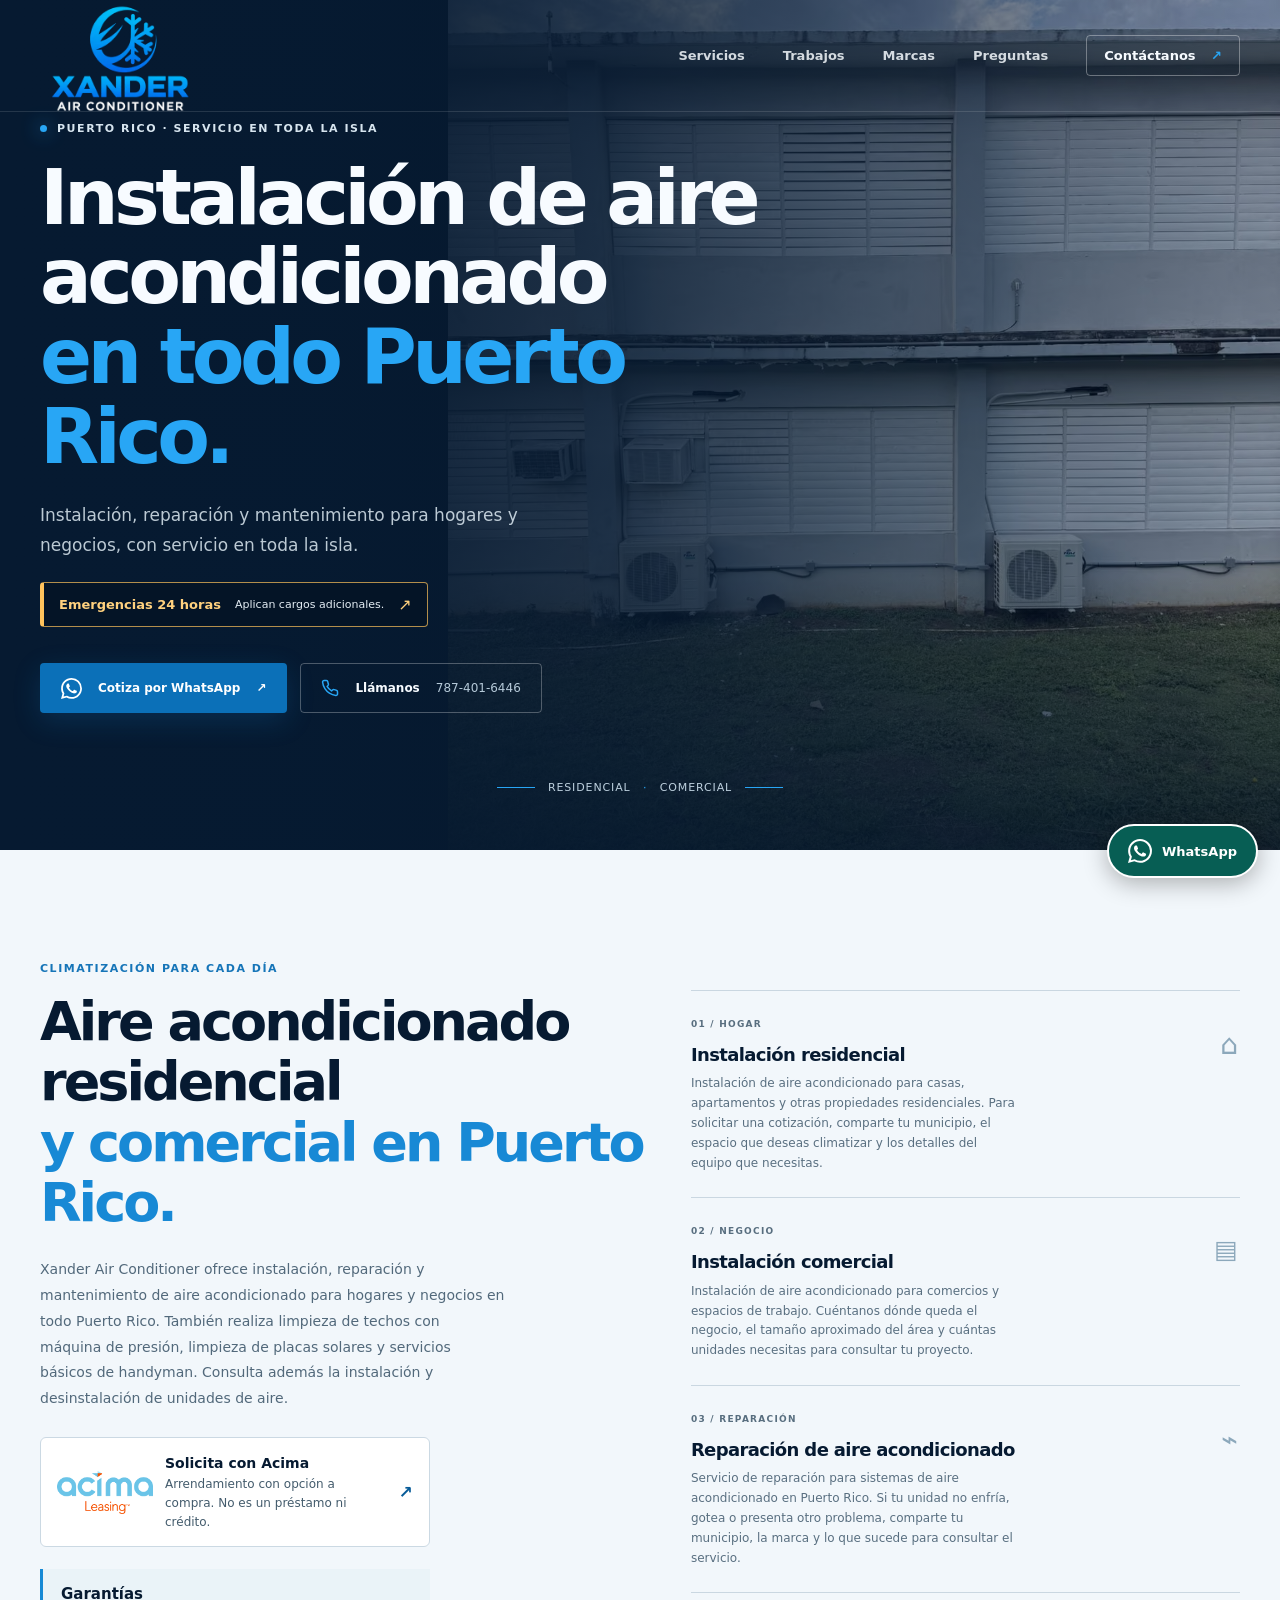
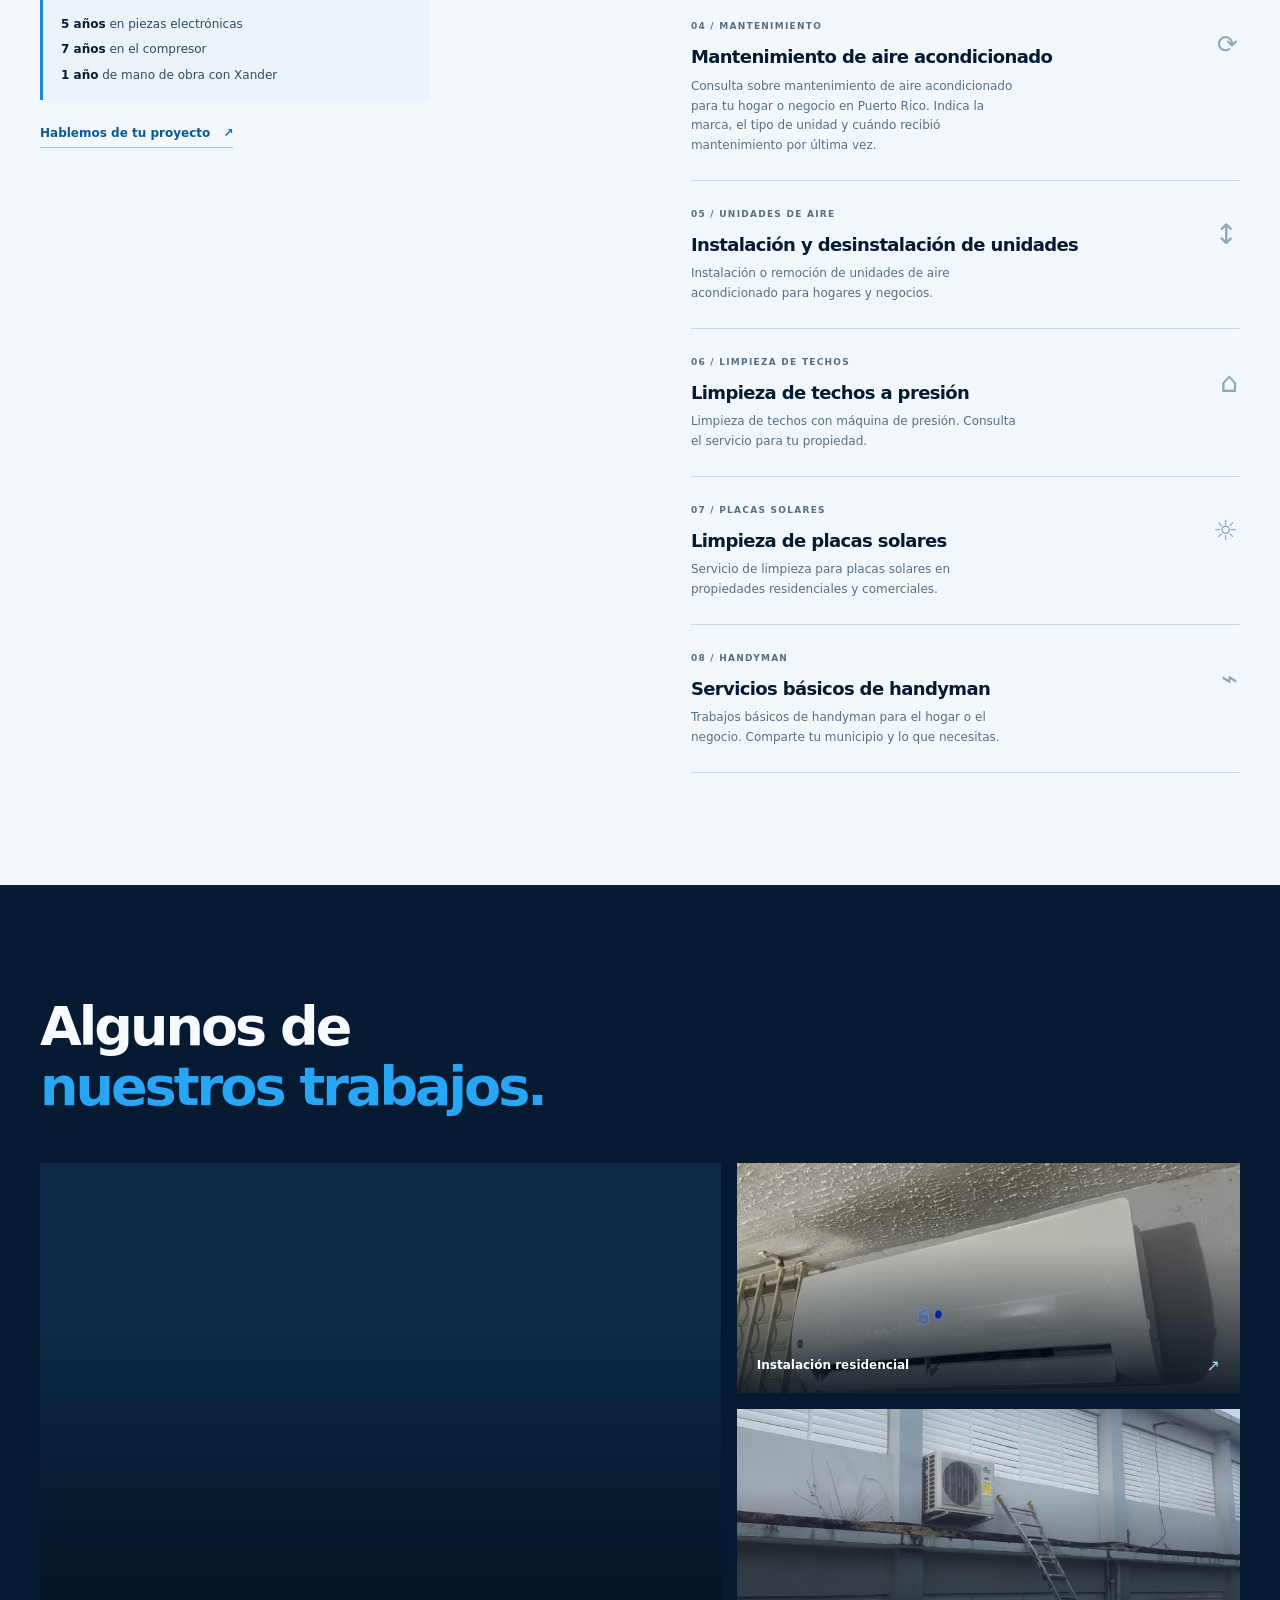
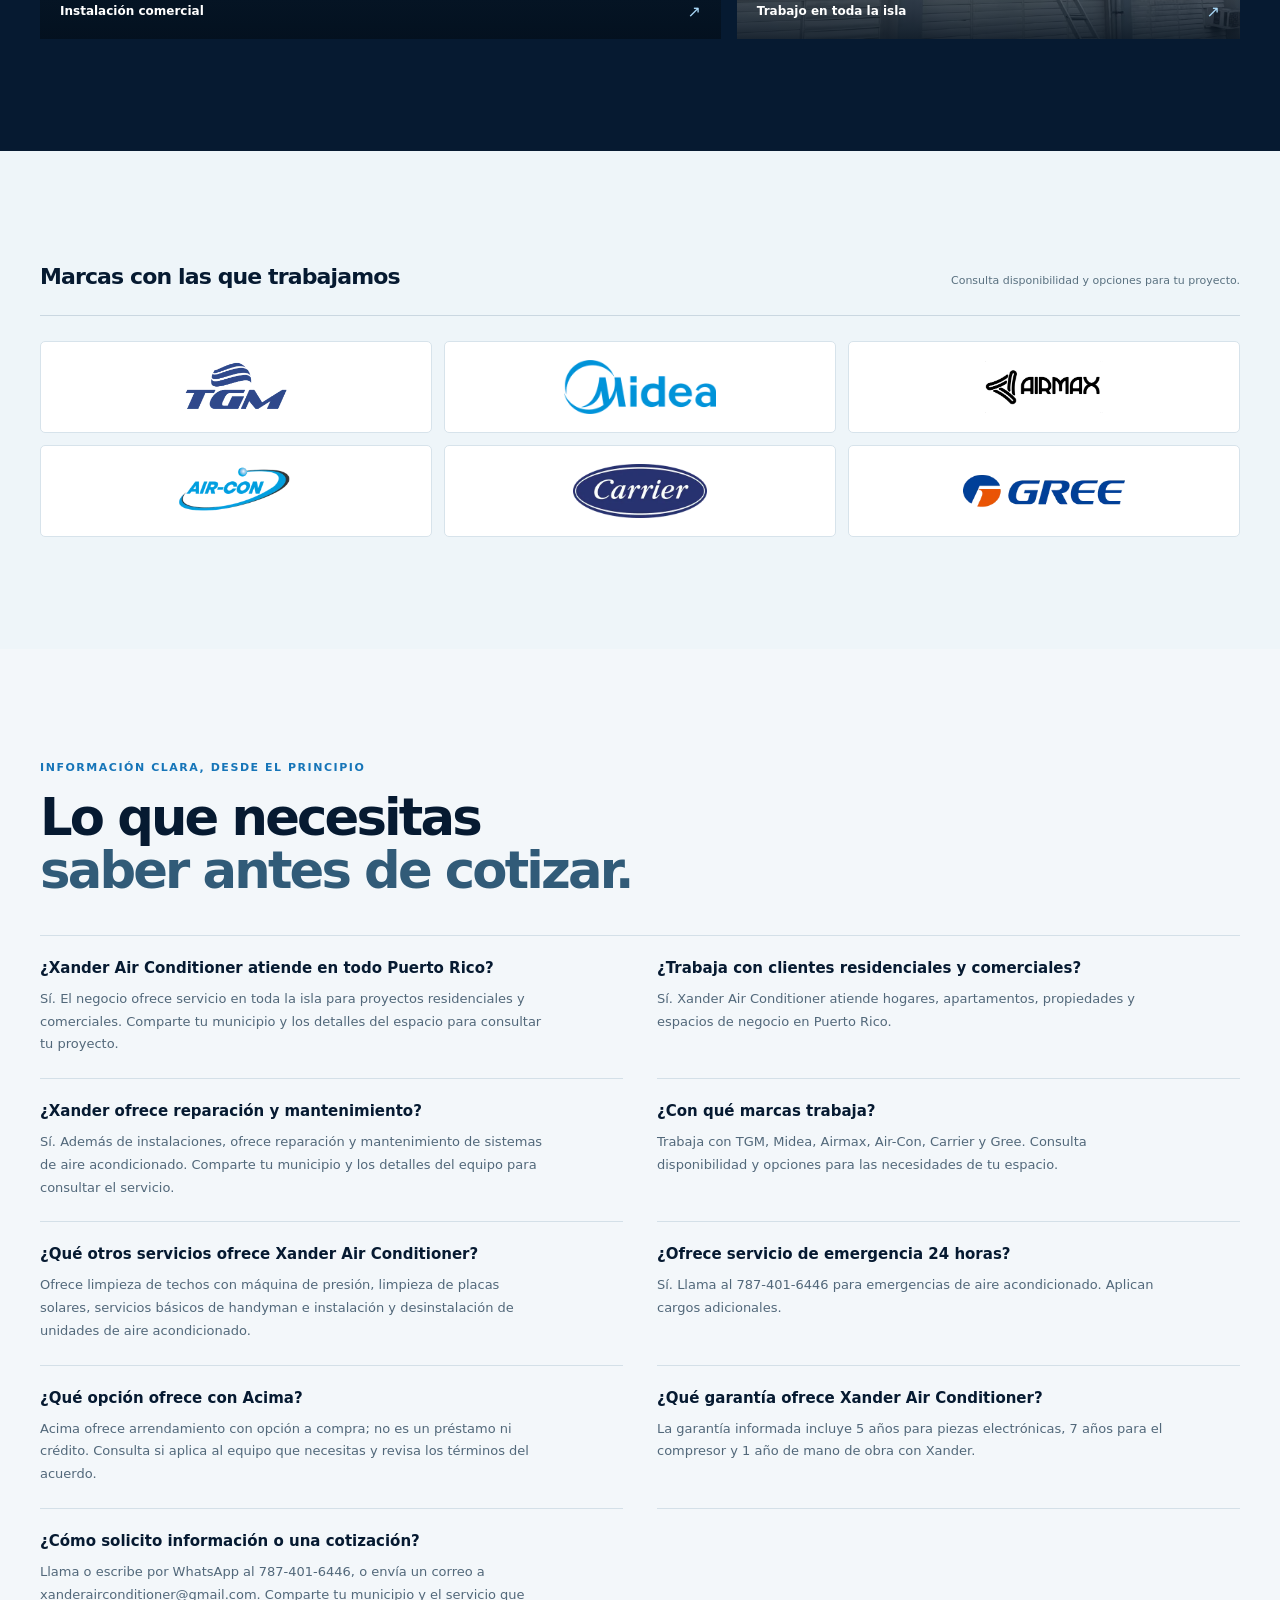
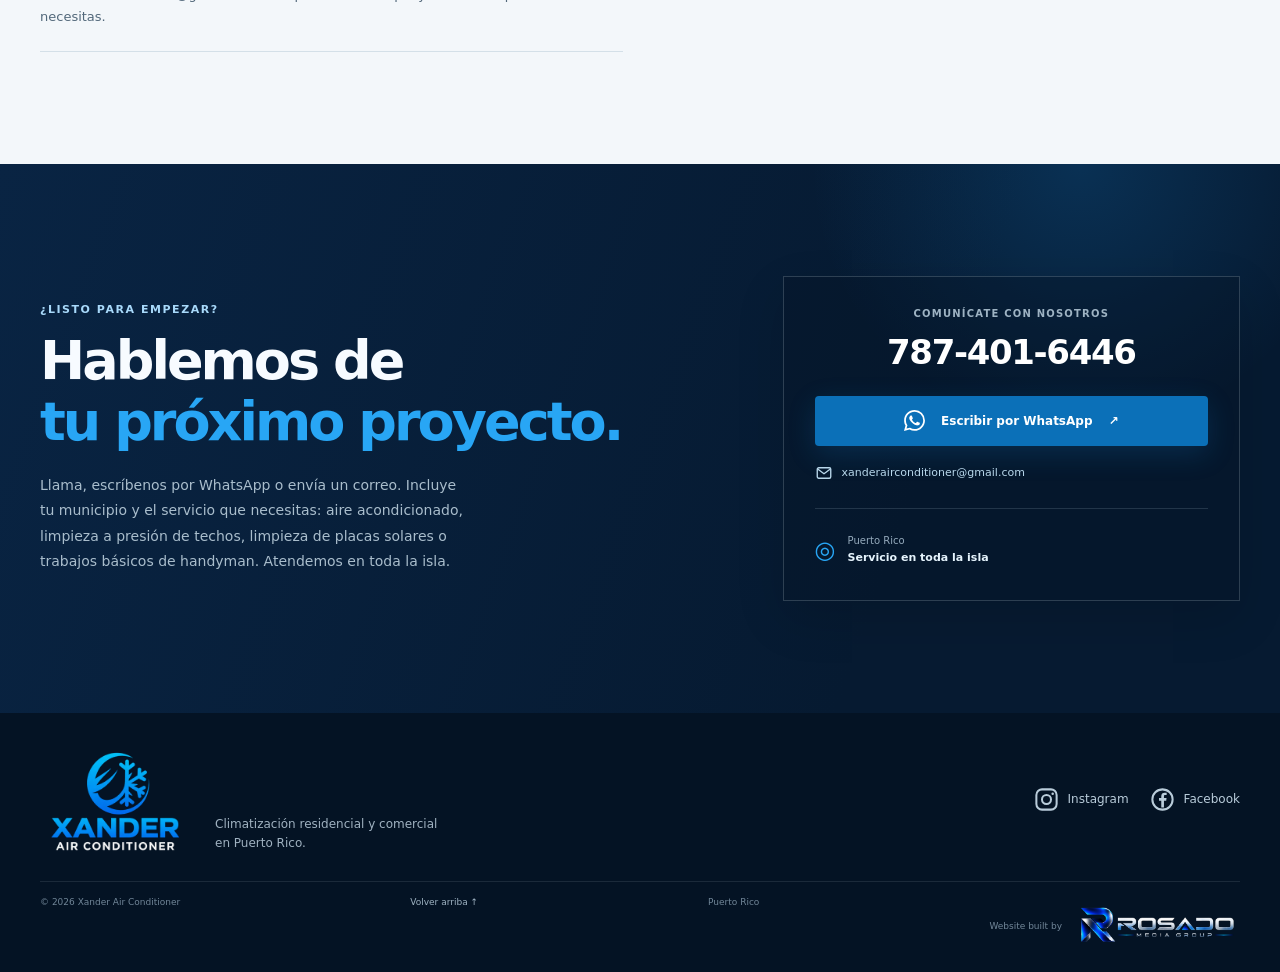
<file: index.html>
<!doctype html>
<html lang="es-PR">
  <head>
    <meta charset="utf-8">
    <meta name="viewport" content="width=device-width, initial-scale=1">
    <meta name="theme-color" content="#061a31">
    <meta name="description" content="Instalación, reparación y mantenimiento de aire acondicionado para hogares y negocios en Puerto Rico. Llama o cotiza por WhatsApp.">
    <meta name="robots" content="index,follow,max-image-preview:large">
    <link rel="canonical" href="https://xanderairconditioner.com/">
    <link rel="icon" href="/favicon.svg?v=20261028-1" type="image/svg+xml">
    <meta property="og:type" content="website">
    <meta property="og:locale" content="es_PR">
    <meta property="og:site_name" content="Xander Air Conditioner">
    <meta property="og:title" content="Xander Air Conditioner | Aire acondicionado en Puerto Rico">
    <meta property="og:description" content="Instalación, reparación y mantenimiento de aire acondicionado para hogares y negocios en Puerto Rico. Llama o cotiza por WhatsApp.">
    <meta property="og:url" content="https://xanderairconditioner.com/">
    <meta property="og:image" content="https://xanderairconditioner.com/assets/logo.jpg?v=20261028-black1">
    <meta property="og:image:type" content="image/jpeg">
    <meta property="og:image:width" content="1024">
    <meta property="og:image:height" content="1024">
    <meta property="og:image:alt" content="Logo original de Xander Air Conditioner sobre fondo negro">
    <meta name="twitter:card" content="summary_large_image">
    <meta name="twitter:image" content="https://xanderairconditioner.com/assets/logo.jpg?v=20261028-black1">
    <meta name="twitter:image:alt" content="Logo original de Xander Air Conditioner sobre fondo negro">
    <meta name="twitter:title" content="Instalación de aire acondicionado en Puerto Rico | Xander Air Conditioner">
    <meta name="twitter:description" content="Aire acondicionado, limpieza de techos y placas solares, y handyman básico en Puerto Rico. Llama o escribe por WhatsApp.">
    <title>Aire acondicionado en Puerto Rico | Xander Air Conditioner</title>
    <link rel="preload" href="/styles.css?v=20261029-warranty1" as="style">
    <link rel="stylesheet" href="/styles.css?v=20261029-warranty1">
    <script type="application/ld+json">
      {
        "@context": "https://schema.org",
        "@type": "HVACBusiness",
        "name": "Xander Air Conditioner",
        "url": "https://xanderairconditioner.com/",
        "image": "https://xanderairconditioner.com/assets/logo.jpg?v=20261028-black1",
        "description": "Servicios de aire acondicionado, limpieza de techos a presión y placas solares, y trabajos básicos de handyman para hogares y negocios en todo Puerto Rico.",
        "telephone": "+1-787-401-6446",
        "email": "xanderairconditioner@gmail.com",
        "sameAs": [
          "https://www.instagram.com/xander_air_conditioner/",
          "https://www.facebook.com/profile.php?id=61556768521982"
        ],
        "contactPoint": {
          "@type": "ContactPoint",
          "contactType": "customer service",
          "telephone": "+1-787-401-6446",
          "email": "xanderairconditioner@gmail.com",
          "availableLanguage": "Spanish"
        },
        "areaServed": {
          "@type": "AdministrativeArea",
          "name": "Puerto Rico"
        },
        "hasOfferCatalog": {
          "@type": "OfferCatalog",
          "name": "Aire acondicionado y servicios para el hogar y negocios",
          "itemListElement": [
            {
              "@type": "Offer",
              "itemOffered": {
                "@type": "Service",
                "name": "Instalación residencial de aire acondicionado",
                "areaServed": "Puerto Rico"
              }
            },
            {
              "@type": "Offer",
              "itemOffered": {
                "@type": "Service",
                "name": "Instalación comercial de aire acondicionado",
                "areaServed": "Puerto Rico"
              }
            },
            {
              "@type": "Offer",
              "itemOffered": {
                "@type": "Service",
                "name": "Reparación de aire acondicionado",
                "areaServed": "Puerto Rico"
              }
            },
            {
              "@type": "Offer",
              "itemOffered": {
                "@type": "Service",
                "name": "Mantenimiento de aire acondicionado",
                "areaServed": "Puerto Rico"
              }
            },
            {
              "@type": "Offer",
              "itemOffered": {
                "@type": "Service",
                "name": "Instalación y desinstalación de unidades de aire acondicionado",
                "areaServed": "Puerto Rico"
              }
            },
            {
              "@type": "Offer",
              "itemOffered": {
                "@type": "Service",
                "name": "Limpieza de techos con máquina de presión",
                "areaServed": "Puerto Rico"
              }
            },
            {
              "@type": "Offer",
              "itemOffered": {
                "@type": "Service",
                "name": "Servicios básicos de handyman",
                "areaServed": "Puerto Rico"
              }
            },
            {
              "@type": "Offer",
              "itemOffered": {
                "@type": "Service",
                "name": "Limpieza de placas solares",
                "areaServed": "Puerto Rico"
              }
            }
          ]
        }
      }
    </script>
    <script type="application/ld+json">
      {
        "@context": "https://schema.org",
        "@type": "FAQPage",
        "mainEntity": [
          {
            "@type": "Question",
            "name": "¿Xander Air Conditioner atiende en todo Puerto Rico?",
            "acceptedAnswer": {
              "@type": "Answer",
              "text": "Sí. El negocio ofrece servicio en toda la isla para proyectos residenciales y comerciales. Comparte tu municipio y los detalles del espacio para consultar tu proyecto."
            }
          },
          {
            "@type": "Question",
            "name": "¿Trabaja con clientes residenciales y comerciales?",
            "acceptedAnswer": {
              "@type": "Answer",
              "text": "Sí. Xander Air Conditioner ofrece servicios para hogares, apartamentos, propiedades y espacios de negocio en Puerto Rico."
            }
          },
          {
            "@type": "Question",
            "name": "¿Xander ofrece reparación y mantenimiento?",
            "acceptedAnswer": {
              "@type": "Answer",
              "text": "Sí. Además de instalaciones, ofrece reparación y mantenimiento de sistemas de aire acondicionado. Comparte tu municipio y los detalles del equipo para consultar el servicio."
            }
          },
          {
            "@type": "Question",
            "name": "¿Con qué marcas trabaja?",
            "acceptedAnswer": {
              "@type": "Answer",
              "text": "Trabaja con TGM, Midea, Airmax, Air-Con, Carrier y Gree. Consulta disponibilidad y opciones para las necesidades de tu espacio."
            }
          },
          {
            "@type": "Question",
            "name": "¿Qué otros servicios ofrece Xander Air Conditioner?",
            "acceptedAnswer": {
              "@type": "Answer",
              "text": "Ofrece limpieza de techos con máquina de presión, limpieza de placas solares, servicios básicos de handyman e instalación y desinstalación de unidades de aire acondicionado."
            }
          },
          {
            "@type": "Question",
            "name": "¿Ofrece servicio de emergencia 24 horas?",
            "acceptedAnswer": {
              "@type": "Answer",
              "text": "Sí. Llama al 787-401-6446 para emergencias de aire acondicionado. Aplican cargos adicionales."
            }
          },
          {
            "@type": "Question",
            "name": "¿Qué opción ofrece con Acima?",
            "acceptedAnswer": {
              "@type": "Answer",
              "text": "Acima ofrece arrendamiento con opción a compra; no es un préstamo ni crédito. Consulta si aplica al equipo que necesitas y revisa los términos del acuerdo."
            }
          },
          {
            "@type": "Question",
            "name": "¿Qué garantía ofrece Xander Air Conditioner?",
            "acceptedAnswer": {
              "@type": "Answer",
              "text": "La garantía informada incluye 5 años para piezas electrónicas, 7 años para el compresor y 1 año de mano de obra con Xander."
            }
          },
          {
            "@type": "Question",
            "name": "¿Cómo solicito información o una cotización?",
            "acceptedAnswer": {
              "@type": "Answer",
              "text": "Llama o escribe por WhatsApp al 787-401-6446, o envía un correo a xanderairconditioner@gmail.com. Comparte tu municipio y el servicio que necesitas."
            }
          }
        ]
      }
    </script>
  </head>
  <body>
    <a class="skip-link" href="#contenido">Saltar al contenido</a>
    <header class="site-header">
      <div class="nav-wrap container">
        <a class="brand" href="#inicio" aria-label="Xander Air Conditioner, inicio">
          <picture class="brand-mark-picture"><source type="image/webp" srcset="/assets/optimized/xander-logo-384.webp?v=20261028-2"><img class="brand-mark" src="/assets/logo-transparent.png?v=20261028-2" width="1254" height="1254" alt="" fetchpriority="high" decoding="async"></picture>
        </a>
        <button class="menu-toggle" type="button" aria-expanded="false" aria-controls="site-nav">
          <span class="sr-only">Abrir menú</span><span class="menu-icon" aria-hidden="true"></span>
        </button>
        <nav class="site-nav" id="site-nav" aria-label="Navegación principal">
          <a href="#servicios">Servicios</a>
          <a href="#trabajos">Trabajos</a>
          <a href="#marcas">Marcas</a>
          <a href="#preguntas">Preguntas</a>
            <a href="#contacto" class="nav-cta">Contáctanos <span aria-hidden="true">↗</span></a>
        </nav>
      </div>
    </header>

    <main id="contenido">
      <section class="hero" id="inicio" aria-labelledby="hero-title">
        <div class="hero-image" aria-hidden="true">
          <picture>
            <source type="image/avif" srcset="/assets/optimized/comercial-480.avif?v=20261028-1 480w, /assets/optimized/comercial-768.avif?v=20261028-1 768w, /assets/optimized/comercial-1200.avif?v=20261028-1 1200w, /assets/optimized/comercial-1536.avif?v=20261028-1 1536w" sizes="(max-width: 680px) 90vw, 65vw">
            <source type="image/webp" srcset="/assets/optimized/comercial-480.webp?v=20261028-1 480w, /assets/optimized/comercial-768.webp?v=20261028-1 768w, /assets/optimized/comercial-1200.webp?v=20261028-1 1200w, /assets/optimized/comercial-1536.webp?v=20261028-1 1536w" sizes="(max-width: 680px) 90vw, 65vw">
            <img src="/assets/comercial.jpg?v=20261028-1" alt="" width="1536" height="2048" fetchpriority="high" decoding="async">
          </picture>
        </div>
        <div class="hero-shade" aria-hidden="true"></div>
        <div class="hero-content container">
          <p class="eyebrow"><span class="eyebrow-dot"></span> Puerto Rico · Servicio en toda la isla</p>
          <h1 id="hero-title">Instalación de aire acondicionado<br><span>en todo Puerto Rico.</span></h1>
          <p class="hero-lead">Instalación, reparación y mantenimiento para hogares y negocios, con servicio en toda la isla.</p>
          <a class="emergency-callout" href="tel:+17874016446" aria-label="Llama para emergencias de aire acondicionado, servicio 24 horas; aplican cargos adicionales">
            <span class="emergency-label">Emergencias 24 horas</span>
            <span class="emergency-note">Aplican cargos adicionales.</span>
            <span class="emergency-arrow" aria-hidden="true">↗</span>
          </a>
          <div class="hero-actions">
            <a class="button button-primary" href="https://wa.me/17874016446?text=Hola%2C%20quiero%20informaci%C3%B3n%20sobre%20una%20instalaci%C3%B3n%20de%20aire%20acondicionado." target="_blank" rel="noopener noreferrer"><img class="whatsapp-icon" src="/assets/whatsapp.svg?v=20261028-1" width="21" height="21" alt="" aria-hidden="true">Cotiza por WhatsApp <span aria-hidden="true">↗</span></a>
            <a class="button button-quiet" href="tel:+17874016446"><svg class="phone-icon" viewBox="0 0 24 24" aria-hidden="true" focusable="false"><path d="M22 16.92v3a2 2 0 0 1-2.18 2 19.79 19.79 0 0 1-8.63-3.07 19.5 19.5 0 0 1-6-6A19.79 19.79 0 0 1 2.12 4.18 2 2 0 0 1 4.11 2h3a2 2 0 0 1 2 1.72c.12.96.35 1.9.68 2.79a2 2 0 0 1-.45 2.11L8.07 9.93a16 16 0 0 0 6 6l1.31-1.27a2 2 0 0 1 2.11-.45c.89.33 1.83.56 2.79.68A2 2 0 0 1 22 16.92z" fill="none" stroke="currentColor" stroke-width="2" stroke-linecap="round" stroke-linejoin="round"/></svg>Llámanos <span aria-hidden="true">787-401-6446</span></a>
          </div>
          <div class="hero-note"><span class="note-line"></span><span>Residencial <i>·</i> Comercial</span><span class="note-line"></span></div>
        </div>
      </section>

      <section class="intro section-pad" id="servicios" aria-labelledby="services-title">
        <div class="container intro-grid">
          <div class="intro-copy">
            <p class="eyebrow eyebrow-blue">Climatización para cada día</p>
            <h2 id="services-title">Aire acondicionado residencial<br><span>y comercial en Puerto Rico.</span></h2>
            <p class="body-copy">Xander Air Conditioner ofrece instalación, reparación y mantenimiento de aire acondicionado para hogares y negocios en todo Puerto Rico. También realiza limpieza de techos con máquina de presión, limpieza de placas solares y servicios básicos de handyman. Consulta además la instalación y desinstalación de unidades de aire.</p>
            <a class="financing-callout" href="https://apply.acima.com/?utm_source=web&amp;utm_medium=merchant&amp;merchant_guid=merc-5eb1a1bc-16b3-468c-a43e-62704d643e0d" target="_blank" rel="noopener noreferrer" aria-label="Solicitar en Acima: arrendamiento con opción a compra. Se abre en una pestaña nueva.">
              <img class="financing-logo" src="/assets/brands/acima-logo.webp?v=20261029-1" width="1920" height="1067" alt="Acima Leasing" loading="lazy" decoding="async">
              <span class="financing-copy"><strong>Solicita con Acima</strong><br>Arrendamiento con opción a compra. No es un préstamo ni crédito.</span>
              <span class="financing-arrow" aria-hidden="true">↗</span>
            </a>
            <aside class="warranty-card" aria-labelledby="warranty-title">
              <h3 id="warranty-title">Garantías</h3>
              <ul>
                <li><strong>5 años</strong> en piezas electrónicas</li>
                <li><strong>7 años</strong> en el compresor</li>
                <li><strong>1 año</strong> de mano de obra con Xander</li>
              </ul>
            </aside>
            <a class="text-link" href="#contacto">Hablemos de tu proyecto <span aria-hidden="true">↗</span></a>
          </div>
          <div class="service-list">
            <article class="service-item">
              <span class="service-number">01 / HOGAR</span>
              <h3>Instalación residencial</h3>
              <p>Instalación de aire acondicionado para casas, apartamentos y otras propiedades residenciales. Para solicitar una cotización, comparte tu municipio, el espacio que deseas climatizar y los detalles del equipo que necesitas.</p>
              <span class="service-mark" aria-hidden="true">⌂</span>
            </article>
            <article class="service-item">
              <span class="service-number">02 / NEGOCIO</span>
              <h3>Instalación comercial</h3>
              <p>Instalación de aire acondicionado para comercios y espacios de trabajo. Cuéntanos dónde queda el negocio, el tamaño aproximado del área y cuántas unidades necesitas para consultar tu proyecto.</p>
              <span class="service-mark service-mark-commercial" aria-hidden="true">▤</span>
            </article>
            <article class="service-item">
              <span class="service-number">03 / REPARACIÓN</span>
              <h3>Reparación de aire acondicionado</h3>
              <p>Servicio de reparación para sistemas de aire acondicionado en Puerto Rico. Si tu unidad no enfría, gotea o presenta otro problema, comparte tu municipio, la marca y lo que sucede para consultar el servicio.</p>
              <span class="service-mark" aria-hidden="true">⌁</span>
            </article>
            <article class="service-item">
              <span class="service-number">04 / MANTENIMIENTO</span>
              <h3>Mantenimiento de aire acondicionado</h3>
              <p>Consulta sobre mantenimiento de aire acondicionado para tu hogar o negocio en Puerto Rico. Indica la marca, el tipo de unidad y cuándo recibió mantenimiento por última vez.</p>
              <span class="service-mark service-mark-commercial" aria-hidden="true">⟳</span>
            </article>
            <article class="service-item">
              <span class="service-number">05 / UNIDADES DE AIRE</span>
              <h3>Instalación y desinstalación de unidades</h3>
              <p>Instalación o remoción de unidades de aire acondicionado para hogares y negocios.</p>
              <span class="service-mark" aria-hidden="true">↕</span>
            </article>
            <article class="service-item">
              <span class="service-number">06 / LIMPIEZA DE TECHOS</span>
              <h3>Limpieza de techos a presión</h3>
              <p>Limpieza de techos con máquina de presión. Consulta el servicio para tu propiedad.</p>
              <span class="service-mark" aria-hidden="true">⌂</span>
            </article>
            <article class="service-item">
              <span class="service-number">07 / PLACAS SOLARES</span>
              <h3>Limpieza de placas solares</h3>
              <p>Servicio de limpieza para placas solares en propiedades residenciales y comerciales.</p>
              <span class="service-mark" aria-hidden="true">☼</span>
            </article>
            <article class="service-item">
              <span class="service-number">08 / HANDYMAN</span>
              <h3>Servicios básicos de handyman</h3>
              <p>Trabajos básicos de handyman para el hogar o el negocio. Comparte tu municipio y lo que necesitas.</p>
              <span class="service-mark" aria-hidden="true">⌁</span>
            </article>
          </div>
        </div>
      </section>

      <section class="work section-pad" id="trabajos" aria-labelledby="work-title">
        <div class="container">
          <div class="work-heading">
            <div>
              <h2 id="work-title">Algunos de<br><span>nuestros trabajos.</span></h2>
            </div>
          </div>
          <div class="gallery">
            <figure class="gallery-card gallery-feature">
              <picture><source type="image/avif" srcset="/assets/optimized/comercial-480.avif?v=20261028-1 480w, /assets/optimized/comercial-768.avif?v=20261028-1 768w, /assets/optimized/comercial-1200.avif?v=20261028-1 1200w, /assets/optimized/comercial-1536.avif?v=20261028-1 1536w" sizes="(max-width: 680px) min(calc(100vw - 38px), 520px), (max-width: 940px) 65vw, 58vw"><source type="image/webp" srcset="/assets/optimized/comercial-480.webp?v=20261028-1 480w, /assets/optimized/comercial-768.webp?v=20261028-1 768w, /assets/optimized/comercial-1200.webp?v=20261028-1 1200w, /assets/optimized/comercial-1536.webp?v=20261028-1 1536w" sizes="(max-width: 680px) min(calc(100vw - 38px), 520px), (max-width: 940px) 65vw, 58vw"><img src="/assets/comercial.jpg?v=20261028-1" alt="Unidad exterior de aire acondicionado instalada en un espacio comercial" loading="lazy" decoding="async" width="1536" height="2048"></picture>
              <figcaption><strong>Instalación comercial</strong><span class="gallery-arrow" aria-hidden="true">↗</span></figcaption>
            </figure>
            <figure class="gallery-card">
              <picture><source type="image/avif" srcset="/assets/optimized/residencial-480.avif?v=20261028-1 480w, /assets/optimized/residencial-768.avif?v=20261028-1 768w, /assets/optimized/residencial-1200.avif?v=20261028-1 1200w, /assets/optimized/residencial-1600.avif?v=20261028-1 1600w" sizes="(max-width: 680px) 48vw, (max-width: 940px) 42vw, 40vw"><source type="image/webp" srcset="/assets/optimized/residencial-480.webp?v=20261028-1 480w, /assets/optimized/residencial-768.webp?v=20261028-1 768w, /assets/optimized/residencial-1200.webp?v=20261028-1 1200w, /assets/optimized/residencial-1600.webp?v=20261028-1 1600w" sizes="(max-width: 680px) 48vw, (max-width: 940px) 42vw, 40vw"><img src="/assets/residencial.jpg?v=20261028-1" alt="Unidad interior de aire acondicionado instalada en una vivienda" loading="lazy" decoding="async" width="2048" height="1536"></picture>
              <figcaption><strong>Instalación residencial</strong><span class="gallery-arrow" aria-hidden="true">↗</span></figcaption>
            </figure>
            <figure class="gallery-card">
              <picture><source type="image/avif" srcset="/assets/optimized/instalacion-480.avif?v=20261028-1 480w, /assets/optimized/instalacion-768.avif?v=20261028-1 768w, /assets/optimized/instalacion-1200.avif?v=20261028-1 1200w, /assets/optimized/instalacion-1536.avif?v=20261028-1 1536w" sizes="(max-width: 680px) 48vw, (max-width: 940px) 42vw, 40vw"><source type="image/webp" srcset="/assets/optimized/instalacion-480.webp?v=20261028-1 480w, /assets/optimized/instalacion-768.webp?v=20261028-1 768w, /assets/optimized/instalacion-1200.webp?v=20261028-1 1200w, /assets/optimized/instalacion-1536.webp?v=20261028-1 1536w" sizes="(max-width: 680px) 48vw, (max-width: 940px) 42vw, 40vw"><img src="/assets/instalacion.jpg?v=20261028-1" alt="Sistema exterior de aire acondicionado instalado en un edificio" loading="lazy" decoding="async" width="1536" height="2048"></picture>
              <figcaption><strong>Trabajo en toda la isla</strong><span class="gallery-arrow" aria-hidden="true">↗</span></figcaption>
            </figure>
          </div>
        </div>
      </section>

      <section class="brands section-pad" id="marcas" aria-labelledby="brands-title">
        <div class="container brands-wrap">
          <div class="brands-content">
            <div class="brands-heading">
              <h2 id="brands-title">Marcas con las que trabajamos</h2>
              <p>Consulta disponibilidad y opciones para tu proyecto.</p>
            </div>
            <ul class="brand-list" aria-label="Marcas de sistemas de aire acondicionado">
              <li class="brand-item" aria-label="TGM"><picture><source type="image/webp" srcset="/assets/optimized/tgm-384.webp?v=20261028-2"><img src="/assets/brands/tgm.png?v=20261028-2" width="1860" height="972" alt="Logo de TGM" loading="lazy" decoding="async"></picture></li>
              <li class="brand-item" aria-label="Midea"><picture><source type="image/webp" srcset="/assets/optimized/midea-384.webp?v=20261028-2"><img src="/assets/brands/midea.png?v=20261028-2" width="1548" height="547" alt="Logo de Midea" loading="lazy" decoding="async"></picture></li>
              <li class="brand-item" aria-label="Airmax"><picture><source type="image/webp" srcset="/assets/optimized/airmax-384.webp?v=20261028-2"><img src="/assets/brands/airmax.png?v=20261028-2" width="865" height="400" alt="Logo de Airmax" loading="lazy" decoding="async"></picture></li>
              <li class="brand-item" aria-label="Air-Con"><picture><source type="image/webp" srcset="/assets/optimized/aircon-384.webp?v=20261028-2"><img src="/assets/brands/aircon.png?v=20261028-2" width="3173" height="1409" alt="Logo de Air-Con" loading="lazy" decoding="async"></picture></li>
              <li class="brand-item" aria-label="Carrier"><picture><source type="image/webp" srcset="/assets/optimized/carrier-384.webp?v=20261028-2"><img src="/assets/brands/carrier.png?v=20261028-2" width="800" height="320" alt="Logo de Carrier" loading="lazy" decoding="async"></picture></li>
              <li class="brand-item" aria-label="Gree"><picture><source type="image/webp" srcset="/assets/optimized/gree.webp?v=20261028-1"><img src="/assets/brands/gree.png?v=20261028-1" width="240" height="80" alt="Logo de Gree" loading="lazy" decoding="async"></picture></li>
            </ul>
          </div>
        </div>
      </section>

      <section class="faq section-pad" id="preguntas" aria-labelledby="faq-title">
        <div class="container faq-wrap">
          <div class="faq-content">
            <p class="eyebrow eyebrow-blue">Información clara, desde el principio</p>
            <h2 id="faq-title">Lo que necesitas<br><span>saber antes de cotizar.</span></h2>
            <div class="faq-list">
              <article class="faq-item">
                <h3>¿Xander Air Conditioner atiende en todo Puerto Rico?</h3>
                <p>Sí. El negocio ofrece servicio en toda la isla para proyectos residenciales y comerciales. Comparte tu municipio y los detalles del espacio para consultar tu proyecto.</p>
              </article>
              <article class="faq-item">
                <h3>¿Trabaja con clientes residenciales y comerciales?</h3>
                <p>Sí. Xander Air Conditioner atiende hogares, apartamentos, propiedades y espacios de negocio en Puerto Rico.</p>
              </article>
              <article class="faq-item">
                <h3>¿Xander ofrece reparación y mantenimiento?</h3>
                <p>Sí. Además de instalaciones, ofrece reparación y mantenimiento de sistemas de aire acondicionado. Comparte tu municipio y los detalles del equipo para consultar el servicio.</p>
              </article>
              <article class="faq-item">
                <h3>¿Con qué marcas trabaja?</h3>
                <p>Trabaja con TGM, Midea, Airmax, Air-Con, Carrier y Gree. Consulta disponibilidad y opciones para las necesidades de tu espacio.</p>
              </article>
              <article class="faq-item">
                <h3>¿Qué otros servicios ofrece Xander Air Conditioner?</h3>
                <p>Ofrece limpieza de techos con máquina de presión, limpieza de placas solares, servicios básicos de handyman e instalación y desinstalación de unidades de aire acondicionado.</p>
              </article>
              <article class="faq-item">
                <h3>¿Ofrece servicio de emergencia 24 horas?</h3>
                <p>Sí. Llama al 787-401-6446 para emergencias de aire acondicionado. Aplican cargos adicionales.</p>
              </article>
              <article class="faq-item">
                <h3>¿Qué opción ofrece con Acima?</h3>
                <p>Acima ofrece arrendamiento con opción a compra; no es un préstamo ni crédito. Consulta si aplica al equipo que necesitas y revisa los términos del acuerdo.</p>
              </article>
              <article class="faq-item">
                <h3>¿Qué garantía ofrece Xander Air Conditioner?</h3>
                <p>La garantía informada incluye 5 años para piezas electrónicas, 7 años para el compresor y 1 año de mano de obra con Xander.</p>
              </article>
              <article class="faq-item">
                <h3>¿Cómo solicito información o una cotización?</h3>
                <p>Llama o escribe por WhatsApp al 787-401-6446, o envía un correo a xanderairconditioner@gmail.com. Comparte tu municipio y el servicio que necesitas.</p>
              </article>
            </div>
          </div>
        </div>
      </section>

      <section class="contact section-pad" id="contacto" aria-labelledby="contact-title">
        <div class="contact-glow" aria-hidden="true"></div>
        <div class="container contact-grid">
          <div>
            <p class="eyebrow">¿Listo para empezar?</p>
            <h2 id="contact-title">Hablemos de<br><span>tu próximo proyecto.</span></h2>
            <p class="contact-copy">Llama, escríbenos por WhatsApp o envía un correo. Incluye tu municipio y el servicio que necesitas: aire acondicionado, limpieza a presión de techos, limpieza de placas solares o trabajos básicos de handyman. Atendemos en toda la isla.</p>
          </div>
          <div class="contact-card">
            <span class="contact-card-label">Comunícate con nosotros</span>
            <a class="contact-phone" href="tel:+17874016446">787-401-6446</a>
            <a class="button button-primary button-full" href="https://wa.me/17874016446?text=Hola%2C%20quiero%20informaci%C3%B3n%20sobre%20aire%20acondicionado." target="_blank" rel="noopener noreferrer"><img class="whatsapp-icon" src="/assets/whatsapp.svg?v=20261028-1" width="21" height="21" alt="" aria-hidden="true">Escribir por WhatsApp <span aria-hidden="true">↗</span></a>
            <a class="contact-email" href="mailto:xanderairconditioner@gmail.com"><svg class="mail-icon" viewBox="0 0 24 24" aria-hidden="true" focusable="false"><rect x="3" y="5" width="18" height="14" rx="2" fill="none" stroke="currentColor" stroke-width="1.8"/><path d="m4 7 8 6 8-6" fill="none" stroke="currentColor" stroke-width="1.8" stroke-linecap="round" stroke-linejoin="round"/></svg>xanderairconditioner@gmail.com</a>
            <div class="coverage"><span class="coverage-pin" aria-hidden="true">◎</span><span>Puerto Rico<br><strong>Servicio en toda la isla</strong></span></div>
          </div>
        </div>
      </section>
    </main>

    <a class="floating-whatsapp" href="https://wa.me/17874016446?text=Hola%2C%20quiero%20informaci%C3%B3n%20sobre%20sus%20servicios." target="_blank" rel="noopener noreferrer" aria-label="Escribir a Xander Air Conditioner por WhatsApp">
      <img src="/assets/whatsapp.svg?v=20261028-1" width="24" height="24" alt="" aria-hidden="true">
      <span>WhatsApp</span>
    </a>

    <footer class="site-footer">
      <div class="container footer-main">
        <a class="brand brand-footer" href="#inicio" aria-label="Xander Air Conditioner, inicio">
          <picture class="brand-mark-picture"><source type="image/webp" srcset="/assets/optimized/xander-logo-384.webp?v=20261028-2"><img class="brand-mark" src="/assets/logo-transparent.png?v=20261028-2" width="1254" height="1254" alt="" loading="lazy" decoding="async"></picture>
        </a>
        <p>Climatización residencial y comercial<br>en Puerto Rico.</p>
        <nav class="footer-socials" aria-label="Redes sociales">
          <a href="https://www.instagram.com/xander_air_conditioner/" target="_blank" rel="noopener noreferrer" aria-label="Instagram de Xander Air Conditioner">
            <svg viewBox="0 0 24 24" aria-hidden="true" focusable="false"><rect x="3" y="3" width="18" height="18" rx="5" fill="none" stroke="currentColor" stroke-width="1.8"/><circle cx="12" cy="12" r="4" fill="none" stroke="currentColor" stroke-width="1.8"/><circle cx="17.5" cy="6.8" r="1.1" fill="currentColor"/></svg>
            Instagram
          </a>
          <a href="https://www.facebook.com/profile.php?id=61556768521982" target="_blank" rel="noopener noreferrer" aria-label="Facebook de Xander Air Conditioner">
            <svg viewBox="0 0 24 24" aria-hidden="true" focusable="false"><circle cx="12" cy="12" r="9" fill="none" stroke="currentColor" stroke-width="1.8"/><path d="M13.3 19v-6h2l.3-2.3h-2.3V9.2c0-.7.2-1.1 1.2-1.1h1.2V6.1a16 16 0 0 0-1.8-.1c-1.8 0-3 .9-3 3.1v1.6h-2V13h2v6h2.4Z" fill="currentColor"/></svg>
            Facebook
          </a>
        </nav>
      </div>
      <div class="container footer-bottom"><span>© <span id="current-year">2026</span> Xander Air Conditioner</span><a href="#inicio">Volver arriba ↑</a><span>Puerto Rico</span><span class="footer-credit">Website built by <a class="footer-credit-link" href="https://rosadomediagroup.com" target="_blank" rel="noopener noreferrer" aria-label="Website built by Rosado Media Group"><img src="/assets/rosado-media-group-logo-transparent.png?v=20261028-1" width="2172" height="724" alt="Rosado Media Group" loading="lazy"></a></span></div>
    </footer>
    <script src="/script.js?v=20261028-1" defer></script>
  </body>
</html>
</file>
<file: styles.css>
:root {
  color-scheme: dark;
  --navy: #061a31;
  --navy-deep: #041324;
  --navy-soft: #0d2945;
  --blue: #168be0;
  --blue-bright: #28a6f5;
  --ice: #e9f5fc;
  --white: #f7fbff;
  --muted: #a8bdd0;
  --line: rgba(208, 230, 247, .14);
  --font-body: 'Segoe UI', system-ui, sans-serif;
  --font-display: 'Segoe UI', system-ui, sans-serif;
  font-family: var(--font-body);
  background: var(--navy-deep);
  color: var(--white);
  font-synthesis: none;
  text-rendering: optimizeLegibility;
  -webkit-font-smoothing: antialiased;
  scroll-behavior: smooth;
  scroll-padding-top: 5.5rem;
}

*, *::before, *::after { box-sizing: border-box; }
body { margin: 0; min-width: 320px; background: var(--navy); }
img { display: block; max-width: 100%; }
a { color: inherit; text-decoration: none; }
button { font: inherit; }
::selection { background: rgba(40, 166, 245, .35); color: #fff; }

.container { width: min(1200px, calc(100% - 56px)); margin-inline: auto; }
.section-pad { padding: 112px 0; }
.sr-only { position: absolute; width: 1px; height: 1px; padding: 0; margin: -1px; overflow: hidden; clip: rect(0, 0, 0, 0); white-space: nowrap; border: 0; }
.skip-link { position: fixed; z-index: 50; top: 10px; left: 10px; padding: 12px 16px; transform: translateY(-150%); background: white; color: var(--navy); border-radius: 6px; }
.skip-link:focus { transform: translateY(0); }

.site-header { position: absolute; z-index: 10; inset: 0 0 auto; height: 112px; border-bottom: 1px solid rgba(255,255,255,.12); }
.nav-wrap { height: 100%; display: flex; align-items: center; justify-content: space-between; }
.brand { display: inline-flex; align-items: center; gap: 11px; min-width: 0; }
.brand-mark-picture { display: block; width: 160px; height: 112px; flex: 0 0 160px; }
.brand-mark { width: 100%; height: 100%; object-fit: cover; object-position: center; }
.site-nav { display: flex; align-items: center; gap: 38px; color: rgba(247,251,255,.84); font-size: 13px; font-weight: 600; }
.site-nav > a:not(.nav-cta) { transition: color .2s ease; }
.site-nav > a:not(.nav-cta):hover { color: var(--blue-bright); }
.nav-cta { padding: 12px 17px; border: 1px solid rgba(255,255,255,.34); border-radius: 4px; color: var(--white); }
.nav-cta span { margin-left: 11px; color: var(--blue-bright); }
.menu-toggle { display: none; }

.hero { position: relative; min-height: 730px; min-height: min(850px, 100svh); display: flex; align-items: center; overflow: hidden; background: var(--navy-deep); }
.hero-image, .hero-shade { position: absolute; inset: 0; }
.hero-image { left: 35%; opacity: .75; }
.hero-image picture, .gallery-card picture { display: block; width: 100%; height: 100%; }
.hero-image img { width: 100%; height: 100%; object-fit: cover; object-position: center 44%; filter: saturate(.8); }
.hero-shade { background: linear-gradient(90deg, #061a31 0%, rgba(6,26,49,.97) 25%, rgba(6,26,49,.78) 49%, rgba(6,26,49,.14) 100%), linear-gradient(0deg, rgba(4,19,36,.78) 0%, transparent 32%); }
.hero-content { position: relative; z-index: 1; padding-top: 66px; }
.eyebrow { display: flex; align-items: center; gap: 10px; margin: 0 0 23px; color: #d7e5ef; font-size: 11px; font-weight: 700; letter-spacing: .14em; text-transform: uppercase; }
.eyebrow-dot { width: 7px; height: 7px; border-radius: 50%; background: var(--blue-bright); box-shadow: 0 0 18px rgba(40,166,245,.9); }
h1, h2, h3, p, figure { margin-top: 0; }
h1, h2 { font-family: var(--font-display); }
.hero h1 { max-width: 780px; margin-bottom: 24px; font-size: clamp(46px, 6vw, 82px); font-weight: 600; letter-spacing: -.06em; line-height: 1.04; }
.hero h1 span, h2 span { color: var(--blue-bright); }
.hero-lead { max-width: 515px; margin-bottom: 34px; color: rgba(233,245,252,.8); font-size: 17px; line-height: 1.75; }
.emergency-callout { position: relative; width: fit-content; max-width: 100%; display: flex; align-items: center; gap: 14px; margin: -12px 0 36px; padding: 12px 15px; border: 1px solid rgba(255,195,92,.7); border-left: 4px solid #ffc35c; border-radius: 4px; background: rgba(4,19,36,.76); color: #fff; }
.emergency-label { color: #ffd17e; font-size: 13px; font-weight: 800; }
.emergency-note { color: #e4edf4; font-size: 11px; line-height: 1.45; }
.emergency-arrow { margin-left: auto; color: #ffd17e; font-size: 16px; }
.hero-actions { display: flex; align-items: center; flex-wrap: wrap; gap: 13px; }
.button { min-height: 50px; display: inline-flex; align-items: center; justify-content: center; gap: 16px; padding: 0 20px; border: 1px solid transparent; border-radius: 4px; font-size: 12px; font-weight: 700; transition: transform .2s ease, background .2s ease, border-color .2s ease; }
.button:hover { transform: translateY(-2px); }
.button-primary { background: #0b70b8; color: white; box-shadow: 0 8px 28px rgba(22,139,224,.18); }
.button-primary:hover { background: #075f99; }
.button-quiet { border-color: rgba(255,255,255,.28); color: var(--white); }
.button-quiet span { color: #b5c9d8; font-weight: 500; }
.phone-icon { width: 18px; height: 18px; flex: 0 0 18px; color: var(--blue-bright); }
.hero-note { display: flex; align-items: center; justify-content: center; gap: 13px; margin-top: 68px; color: #bdd0de; font-size: 11px; letter-spacing: .08em; text-transform: uppercase; }
.hero-note i { margin: 0 8px; color: var(--blue-bright); font-style: normal; }
.note-line { width: 38px; height: 1px; background: var(--blue-bright); }

.intro { background: #f2f7fb; color: var(--navy); }
.intro-grid { display: grid; grid-template-columns: minmax(0, 1.05fr) minmax(290px, .95fr); gap: 44px; align-items: start; }
.section-label { display: flex; align-items: center; gap: 10px; color: #5d7181; font-size: 9px; font-weight: 700; letter-spacing: .15em; text-transform: uppercase; white-space: nowrap; }
.section-label > span:first-child { color: var(--blue); }
.label-rule { width: 26px; height: 1px; background: #8ba1b1; }
.eyebrow-blue { margin-bottom: 17px; color: #1675b8; }
.intro h2, .work h2, .contact h2 { margin-bottom: 23px; font-size: clamp(35px, 4.3vw, 54px); font-weight: 600; letter-spacing: -.055em; line-height: 1.12; }
.intro h2 span { color: #1889d5; }
.body-copy { max-width: 465px; margin-bottom: 25px; color: #52697b; font-size: 14px; line-height: 1.85; }
.text-link { display: inline-flex; gap: 13px; align-items: center; padding-bottom: 7px; border-bottom: 1px solid rgba(22,139,224,.45); color: #075b98; font-size: 12px; font-weight: 700; }
.text-link span { color: #0b70b8; }
.financing-callout { max-width: 390px; display: flex; align-items: center; gap: 12px; margin: 0 0 22px; padding: 14px 16px; border: 1px solid #cbd9e3; border-radius: 6px; background: #fff; color: #435b6c; font-size: 12px; line-height: 1.6; text-decoration: none; transition: border-color .2s ease, background-color .2s ease, transform .2s ease; }
.financing-callout:hover { border-color: #1689d5; background: #fafdff; transform: translateY(-1px); }
.financing-callout:focus-visible { outline: 3px solid #075b98; outline-offset: 3px; }
.financing-logo { width: 96px; height: auto; max-height: 58px; flex: 0 0 96px; object-fit: contain; }
.financing-copy { flex: 1 1 auto; }
.financing-callout strong { color: #061a31; font-size: 14px; }
.warranty-card { max-width: 390px; margin: 0 0 22px; padding: 16px 18px; border-left: 3px solid #1689d5; background: #eaf3f8; color: #314b60; }
.warranty-card h3 { margin: 0 0 10px; color: #061a31; font: 700 15px/1.3 var(--font-display); }
.warranty-card ul { display: grid; gap: 7px; margin: 0; padding: 0; list-style: none; font-size: 12px; line-height: 1.55; }
.warranty-card strong { color: #061a31; }
.financing-arrow { flex: 0 0 auto; color: #075b98; font-size: 17px; font-weight: 700; }
.service-list { padding-top: 28px; }
.service-item { position: relative; padding: 21px 42px 24px 0; border-top: 1px solid #cad7e1; }
.service-item:last-child { border-bottom: 1px solid #cad7e1; }
.service-number { color: #586e7f; font-size: 9px; font-weight: 700; letter-spacing: .14em; }
.service-item h3 { margin: 12px 0 8px; color: var(--navy); font: 700 18px/1.3 var(--font-display); letter-spacing: -.035em; }
.service-item p { max-width: 330px; margin-bottom: 0; color: #596f80; font-size: 12px; line-height: 1.65; }
.service-mark { position: absolute; right: 2px; top: 37px; color: #8ca8bb; font-size: 28px; }
.service-mark-commercial { font-size: 25px; }

.work { background: #061a31; }
.work-heading { display: flex; align-items: end; justify-content: space-between; gap: 40px; margin-bottom: 45px; }
.work .section-label { margin-bottom: 21px; color: #9bb0c1; }
.work .label-rule { background: #5b7487; }
.work h2 { margin-bottom: 0; }
.work-heading > p { max-width: 320px; margin: 0 0 4px; color: #9fb4c4; font-size: 13px; line-height: 1.75; }
.gallery { display: grid; grid-template-columns: 1.15fr .85fr; grid-template-rows: repeat(2, 230px); gap: 16px; }
.gallery-card { position: relative; min-height: 220px; overflow: hidden; margin: 0; background: #0d2945; }
.gallery-feature { grid-row: span 2; }
.gallery-card img { width: 100%; height: 100%; object-fit: cover; transition: transform .55s cubic-bezier(.2,.7,.2,1); }
.gallery-feature img { object-position: center; }
.gallery-card:hover img { transform: scale(1.035); }
.gallery-card::after { position: absolute; inset: 35% 0 0; content: ''; background: linear-gradient(transparent, rgba(2,13,25,.86)); pointer-events: none; }
.gallery-card figcaption { position: absolute; z-index: 1; right: 20px; bottom: 18px; left: 20px; display: flex; align-items: center; gap: 12px; color: white; }
.gallery-card figcaption > span:first-child { color: #65bafa; font-size: 10px; font-weight: 700; }
.gallery-card figcaption strong { font-size: 12px; font-weight: 600; }
.gallery-arrow { margin-left: auto; color: #a9d8f7; }

.brands { background: #eef5f9; color: var(--navy); }
.brands-wrap { display: grid; grid-template-columns: 1fr; gap: 0; }
.brands-heading { display: flex; align-items: baseline; justify-content: space-between; gap: 24px; padding-bottom: 24px; border-bottom: 1px solid #cad7e1; }
.brands-heading h2 { margin: 0; font: 700 22px/1.3 var(--font-display); letter-spacing: -.04em; }
.brands-heading p { margin: 0; color: #5a7180; font-size: 11px; }
.brand-list { display: grid; grid-template-columns: repeat(3, minmax(0, 1fr)); align-items: stretch; gap: 12px; margin: 0; padding: 25px 0 0; list-style: none; }
.brand-item { min-width: 0; min-height: 92px; display: flex; align-items: center; justify-content: center; padding: 14px; border: 1px solid #d7e3eb; border-radius: 5px; background: #fff; }
.brand-item picture { display: block; width: min(170px, 100%); height: 54px; }
.brand-item img { display: block; width: 100%; height: 100%; object-fit: contain; }
.brand-item[aria-label="Airmax"] img { filter: brightness(0); }

.contact { position: relative; overflow: hidden; background: linear-gradient(110deg, #092443, #061a31 70%); }
.contact-glow { position: absolute; width: 560px; height: 560px; right: -80px; top: -280px; border-radius: 50%; background: radial-gradient(circle, rgba(22,139,224,.2), transparent 68%); }
.contact-grid { position: relative; display: grid; grid-template-columns: 1fr minmax(310px, .68fr); gap: 70px; align-items: center; }
.section-label-light { margin-bottom: 36px; color: #a7bdcf; }
.section-label-light .label-rule { background: #587185; }
.contact .eyebrow { margin-bottom: 15px; color: #a8d9fa; }
.contact h2 { margin-bottom: 21px; }
.contact-copy { max-width: 425px; margin: 0; color: #a9bdcc; font-size: 14px; line-height: 1.8; }
.contact-card { padding: 31px; border: 1px solid rgba(225,240,250,.18); background: rgba(4,19,36,.35); box-shadow: 0 18px 45px rgba(0,0,0,.13); }
.contact-card-label { display: block; margin-bottom: 13px; color: #9eb3c3; font-size: 10px; font-weight: 600; letter-spacing: .12em; text-align: center; text-transform: uppercase; }
.contact-phone { display: block; width: 100%; margin-bottom: 23px; color: white; font: 700 clamp(26px, 3vw, 34px)/1.2 var(--font-display); letter-spacing: -.04em; text-align: center; }
.contact-phone:hover { color: #71c6ff; }
.button-full { width: 100%; }
.button .whatsapp-icon { width: 21px; height: 21px; flex: 0 0 21px; }
.contact-card .button + .button { margin-top: 10px; }
.contact-email { display: flex; align-items: center; gap: 9px; margin-top: 18px; color: #b8d7eb; font-size: 11px; letter-spacing: 0; overflow-wrap: anywhere; }
.mail-icon { width: 18px; height: 18px; flex: 0 0 18px; }
.contact-form { display: grid; gap: 15px; margin-top: 26px; padding-top: 24px; border-top: 1px solid var(--line); }
.form-field { display: grid; gap: 7px; }
.form-field label { color: #d9e8f2; font-size: 11px; font-weight: 600; }
.form-field label span { color: #8297a8; font-weight: 400; }
.form-field input, .form-field textarea { width: 100%; padding: 12px 13px; border: 1px solid rgba(225,240,250,.22); border-radius: 3px; background: rgba(4,19,36,.52); color: white; font: inherit; font-size: 13px; }
.form-field textarea { min-height: 112px; resize: vertical; }
.form-field input::placeholder, .form-field textarea::placeholder { color: #8297a8; }
.form-field input:focus, .form-field textarea:focus { border-color: #71c6ff; outline: 2px solid rgba(113,198,255,.2); outline-offset: 1px; }
.contact-submit { border: 0; cursor: pointer; font: inherit; font-size: 12px; }
.contact-submit:disabled { cursor: wait; opacity: .7; }
.form-status { min-height: 1.5em; margin: -4px 0 0; color: #b8d7eb; font-size: 12px; line-height: 1.5; }
.form-status[data-state="error"] { color: #ffb3a9; }
.form-status[data-state="success"] { color: #a8e6c1; }
.form-trap { position: absolute; width: 1px; height: 1px; overflow: hidden; clip-path: inset(50%); white-space: nowrap; }
.coverage { display: flex; align-items: center; gap: 12px; margin-top: 26px; padding-top: 22px; border-top: 1px solid var(--line); color: #95aabc; font-size: 10px; line-height: 1.6; }
.coverage strong { color: #e6f4fd; font-size: 11px; font-weight: 600; }
.coverage-pin { color: var(--blue-bright); font-size: 24px; }

.faq { background: #f3f7fa; }
.faq-wrap { display: grid; grid-template-columns: 1fr; gap: 0; }
.faq-content h2 { margin-bottom: 38px; color: #061a31; font: 700 clamp(34px, 4vw, 52px)/1.03 var(--font-display); letter-spacing: -.055em; }
.faq-content h2 span { color: #315b78; }
.faq-list { display: grid; grid-template-columns: repeat(2, minmax(0, 1fr)); gap: 0 34px; border-top: 1px solid #d4e0e8; }
.faq-item { padding: 22px 0; border-bottom: 1px solid #d4e0e8; }
.faq-item h3 { margin: 0 0 9px; color: #061a31; font: 700 15px/1.4 var(--font-display); }
.faq-item p { max-width: 510px; margin: 0; color: #52687a; font-size: 13px; line-height: 1.75; }

.site-footer { padding: 30px 0 0; background: #041324; }
.footer-main { display: flex; align-items: center; justify-content: space-between; gap: 25px; padding-bottom: 26px; }
.brand-footer { min-width: auto; }
.brand-footer .brand-mark-picture { width: 150px; height: 112px; flex-basis: 150px; }
.footer-main > p { margin: 0; color: #a0b2c1; font-size: 12px; line-height: 1.6; transform: translateY(35px); }
.footer-socials { display: flex; align-items: center; gap: 20px; margin-left: auto; }
.footer-socials a { display: inline-flex; align-items: center; gap: 8px; color: #b9ccda; font-size: 12px; }
.footer-socials a:hover { color: #71c6ff; }
.footer-socials svg { width: 27px; height: 27px; }
.footer-bottom { display: flex; justify-content: space-between; gap: 20px; padding: 15px 0 18px; border-top: 1px solid rgba(220,238,251,.1); color: #718698; font-size: 9px; }
.footer-bottom a { color: #9fb3c2; }
.footer-credit { display: inline-flex; align-items: center; gap: 8px; }
.footer-credit-link { display: inline-flex; align-items: center; border-radius: 3px; }
.footer-credit-link img { display: block; width: 170px; height: auto; }
.floating-whatsapp { position: fixed; z-index: 30; right: max(22px, env(safe-area-inset-right)); bottom: max(22px, env(safe-area-inset-bottom)); min-height: 54px; display: inline-flex; align-items: center; justify-content: center; gap: 10px; padding: 0 19px; border: 2px solid #fff; border-radius: 999px; background: #075e54; box-shadow: 0 5px 24px rgba(0,0,0,.3); color: #fff; font-size: 13px; font-weight: 750; }
.floating-whatsapp:hover { background: #064c45; transform: translateY(-2px); }
.floating-whatsapp img { width: 24px; height: 24px; }

:focus-visible { outline: 2px solid #7acaff; outline-offset: 4px; }

@media (max-width: 940px) {
  .intro-grid { grid-template-columns: minmax(0, 1.05fr) minmax(0, .95fr); gap: 26px 30px; }
  .service-list { grid-column: auto; padding-top: 4px; }
  .brands-wrap { grid-template-columns: 1fr; gap: 0; }
  .brand-list { grid-template-columns: repeat(3, minmax(0, 1fr)); row-gap: 14px; }
  .contact-grid { gap: 35px; }
}

@media (max-width: 680px) {
  .container { width: min(100% - 38px, 520px); }
  .section-pad { padding: 78px 0; }
  .site-header { height: 98px; }
  .brand { gap: 8px; min-width: 0; }
  .brand-mark-picture { width: 140px; height: 98px; flex-basis: 140px; }
  .brand-footer .brand-mark-picture { width: 136px; height: 102px; flex-basis: 136px; }
  .footer-main > p { font-size: 11px; transform: none; }
  .menu-toggle { width: 42px; height: 42px; display: grid; place-items: center; padding: 0; border: 1px solid rgba(255,255,255,.26); border-radius: 4px; background: transparent; color: white; }
  .menu-icon, .menu-icon::before, .menu-icon::after { width: 17px; height: 1px; display: block; background: currentColor; transition: transform .2s ease; }
  .menu-icon { position: relative; }
  .menu-icon::before, .menu-icon::after { position: absolute; left: 0; content: ''; }
  .menu-icon::before { top: -5px; }
  .menu-icon::after { top: 5px; }
  .menu-toggle[aria-expanded="true"] .menu-icon { background: transparent; }
  .menu-toggle[aria-expanded="true"] .menu-icon::before { top: 0; transform: rotate(45deg); }
  .menu-toggle[aria-expanded="true"] .menu-icon::after { top: 0; transform: rotate(-45deg); }
  .site-nav { position: absolute; top: calc(100% + 1px); right: 0; left: 0; display: none; flex-direction: column; align-items: stretch; gap: 0; padding: 7px 19px 18px; border-bottom: 1px solid rgba(255,255,255,.12); background: #061a31; }
  .site-nav.is-open { display: flex; }
  .site-nav > a { padding: 14px 4px; border-bottom: 1px solid rgba(255,255,255,.1); }
  .site-nav .nav-cta { margin-top: 12px; padding: 13px 15px; border: 1px solid rgba(255,255,255,.25); }
  .hero { min-height: 760px; min-height: 100svh; align-items: end; padding: 126px 0 74px; }
  .hero-image { inset: 0 0 0 10%; opacity: .65; }
  .hero-image img { object-position: 56% center; }
  .hero-shade { background: linear-gradient(90deg, rgba(6,26,49,.92), rgba(6,26,49,.55)), linear-gradient(0deg, #061a31 0%, rgba(6,26,49,.78) 28%, rgba(6,26,49,.12) 100%); }
  .hero-content { padding-top: 0; }
  .eyebrow { font-size: 9px; letter-spacing: .1em; }
  .hero h1 { font-size: clamp(43px, 11vw, 65px); }
  .hero-lead { max-width: 420px; font-size: 14px; }
  .emergency-callout { width: 100%; align-items: flex-start; flex-wrap: wrap; gap: 5px 10px; margin: -10px 0 33px; }
  .emergency-label { font-size: 12px; }
  .emergency-note { flex-basis: calc(100% - 4px); font-size: 10px; }
  .emergency-arrow { position: absolute; right: 31px; margin-top: -1px; }
  .hero-actions { align-items: stretch; flex-direction: column; }
  .hero-actions .button { width: 100%; }
  .hero-note { margin-top: 35px; }
  .intro-grid { grid-template-columns: 1fr; gap: 30px; }
  .intro h2, .work h2, .contact h2 { font-size: clamp(36px, 9vw, 48px); }
  .service-list { grid-column: auto; padding-top: 0; }
  .work-heading { display: block; margin-bottom: 30px; }
  .work-heading > p { margin-top: 20px; }
  .gallery { grid-template-columns: 1fr 1fr; grid-template-rows: 290px 210px; gap: 10px; }
  .gallery-feature { grid-column: span 2; grid-row: auto; }
  .gallery-card { min-height: 0; }
  .gallery-card figcaption { right: 12px; bottom: 12px; left: 12px; gap: 8px; }
  .gallery-card figcaption strong { font-size: 10px; }
  .brands-wrap { grid-template-columns: 1fr; gap: 0; }
  .brands-heading { display: block; }
  .brands-heading h2 { margin-bottom: 8px; font-size: 20px; }
  .brand-list { grid-template-columns: repeat(2, minmax(0, 1fr)); gap: 10px; }
  .brand-item { min-height: 82px; padding: 10px; }
  .brand-item picture { height: 46px; }
  .contact-grid { grid-template-columns: 1fr; gap: 34px; }
  .faq-wrap { grid-template-columns: 1fr; gap: 28px; }
  .faq-list { grid-template-columns: 1fr; }
  .section-label-light { margin-bottom: 28px; }
  .contact-card { padding: 24px; }
  .floating-whatsapp { right: max(15px, env(safe-area-inset-right)); bottom: max(15px, env(safe-area-inset-bottom)); min-height: 50px; gap: 8px; padding-inline: 15px; font-size: 12px; }
  .footer-main { align-items: flex-start; flex-wrap: wrap; }
  .footer-main > p { order: 3; width: 100%; }
  .footer-socials { order: 4; }
  .footer-bottom { flex-wrap: wrap; font-size: 8px; }
  .footer-credit-link img { width: 145px; }
}

@media (prefers-reduced-motion: reduce) {
  *, *::before, *::after { scroll-behavior: auto !important; animation-duration: .01ms !important; animation-iteration-count: 1 !important; transition-duration: .01ms !important; }
}
</file>
